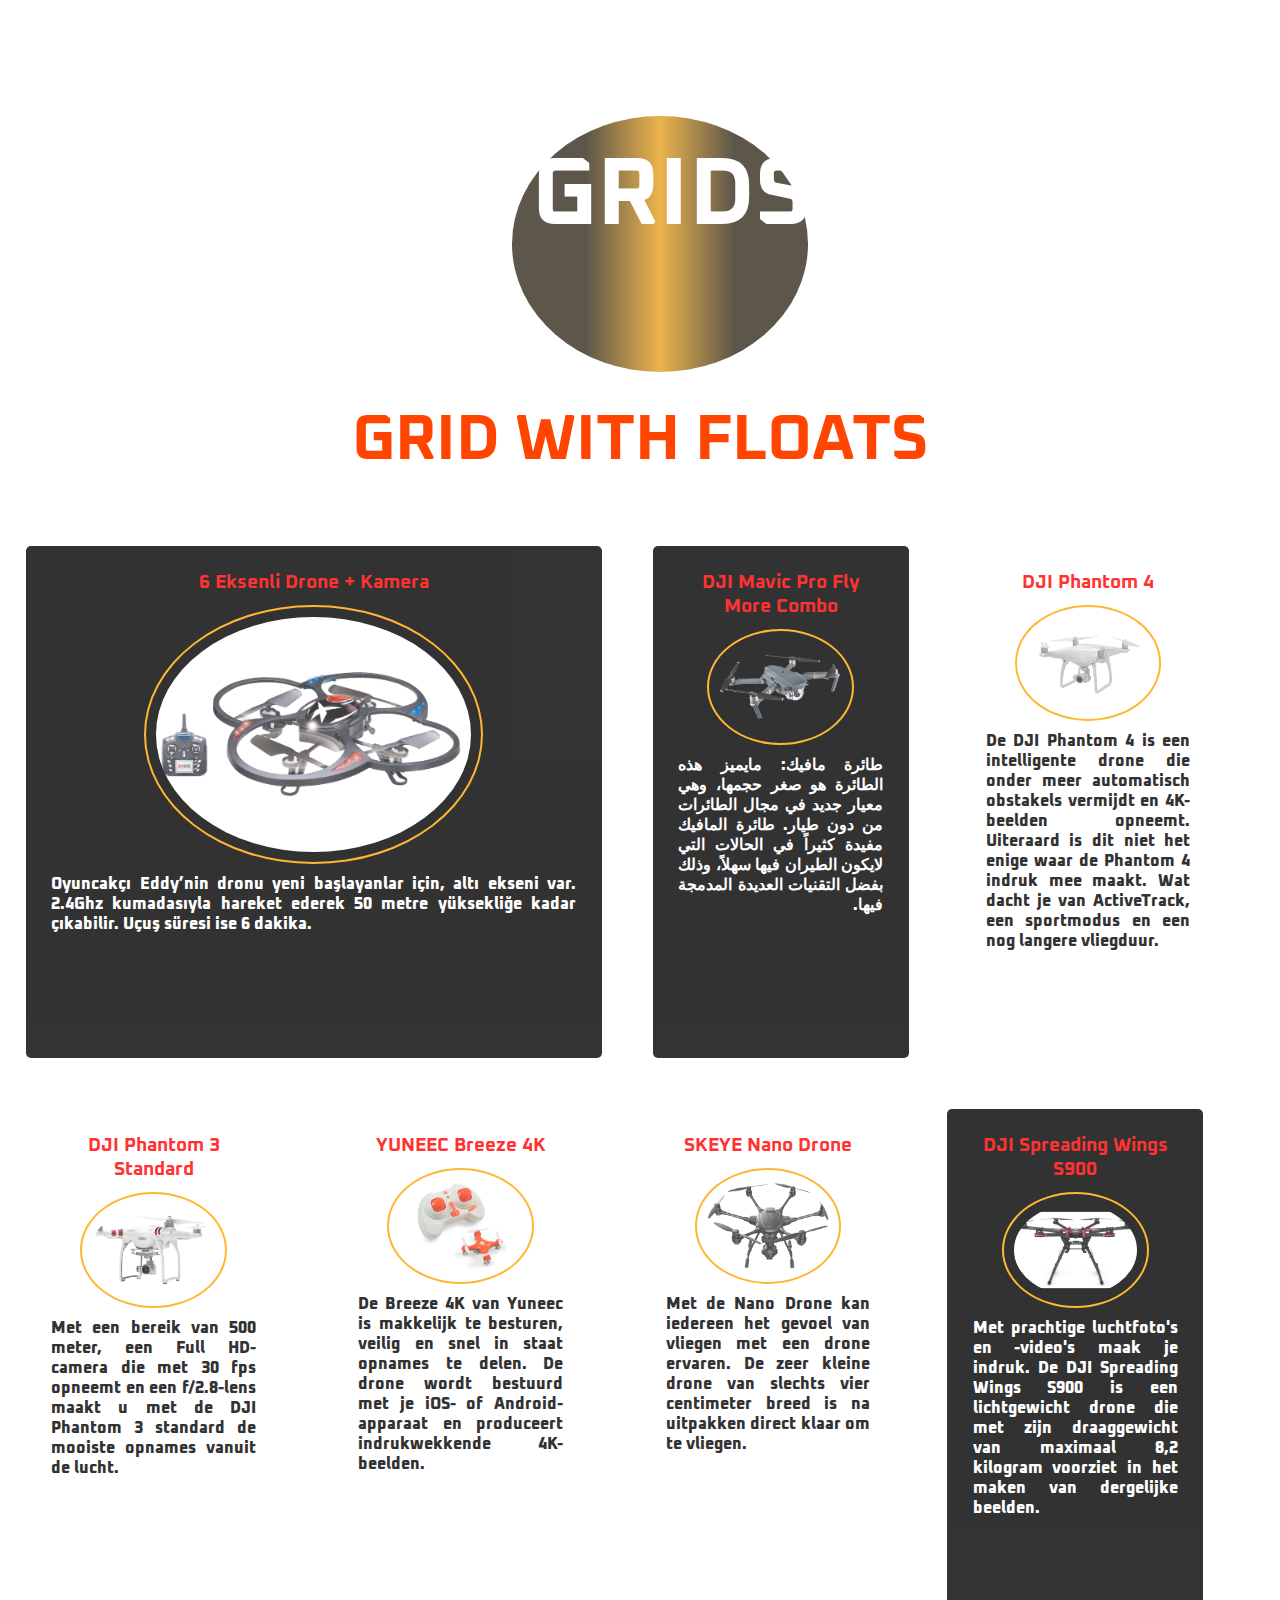
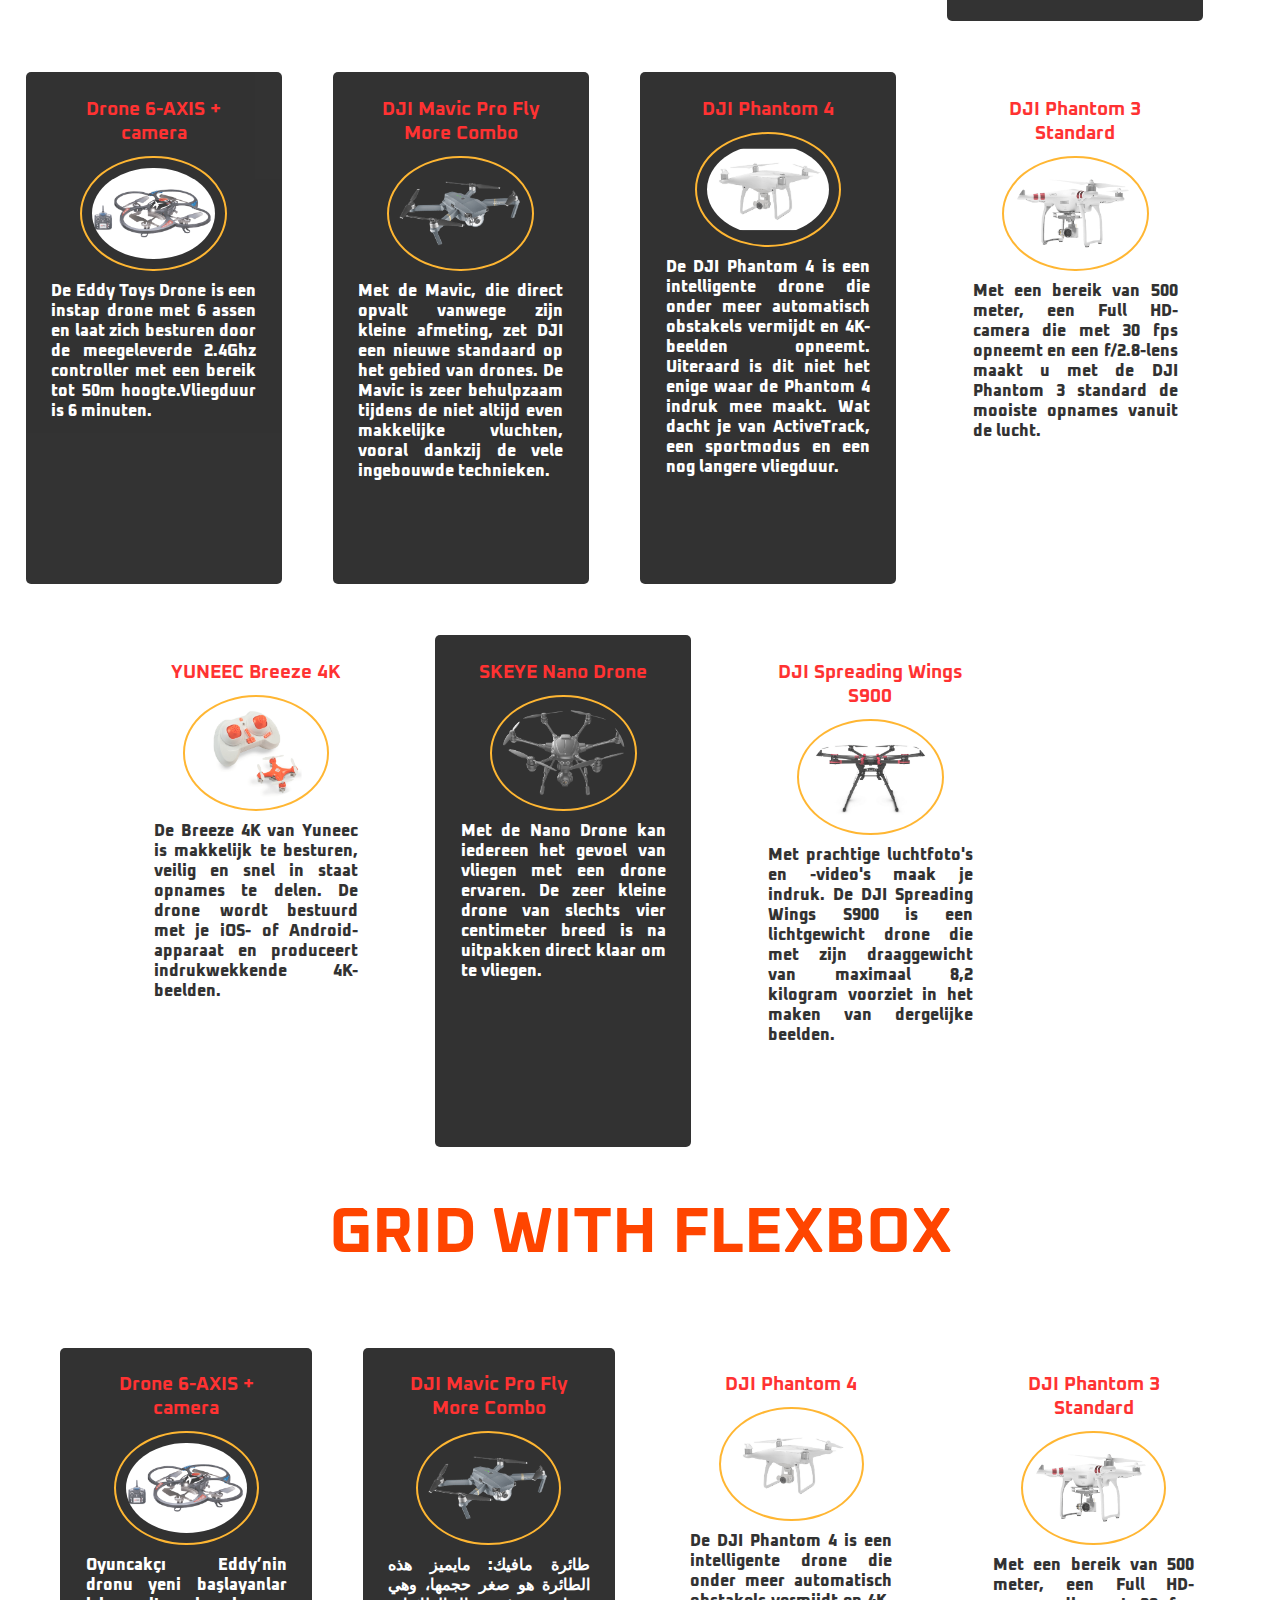
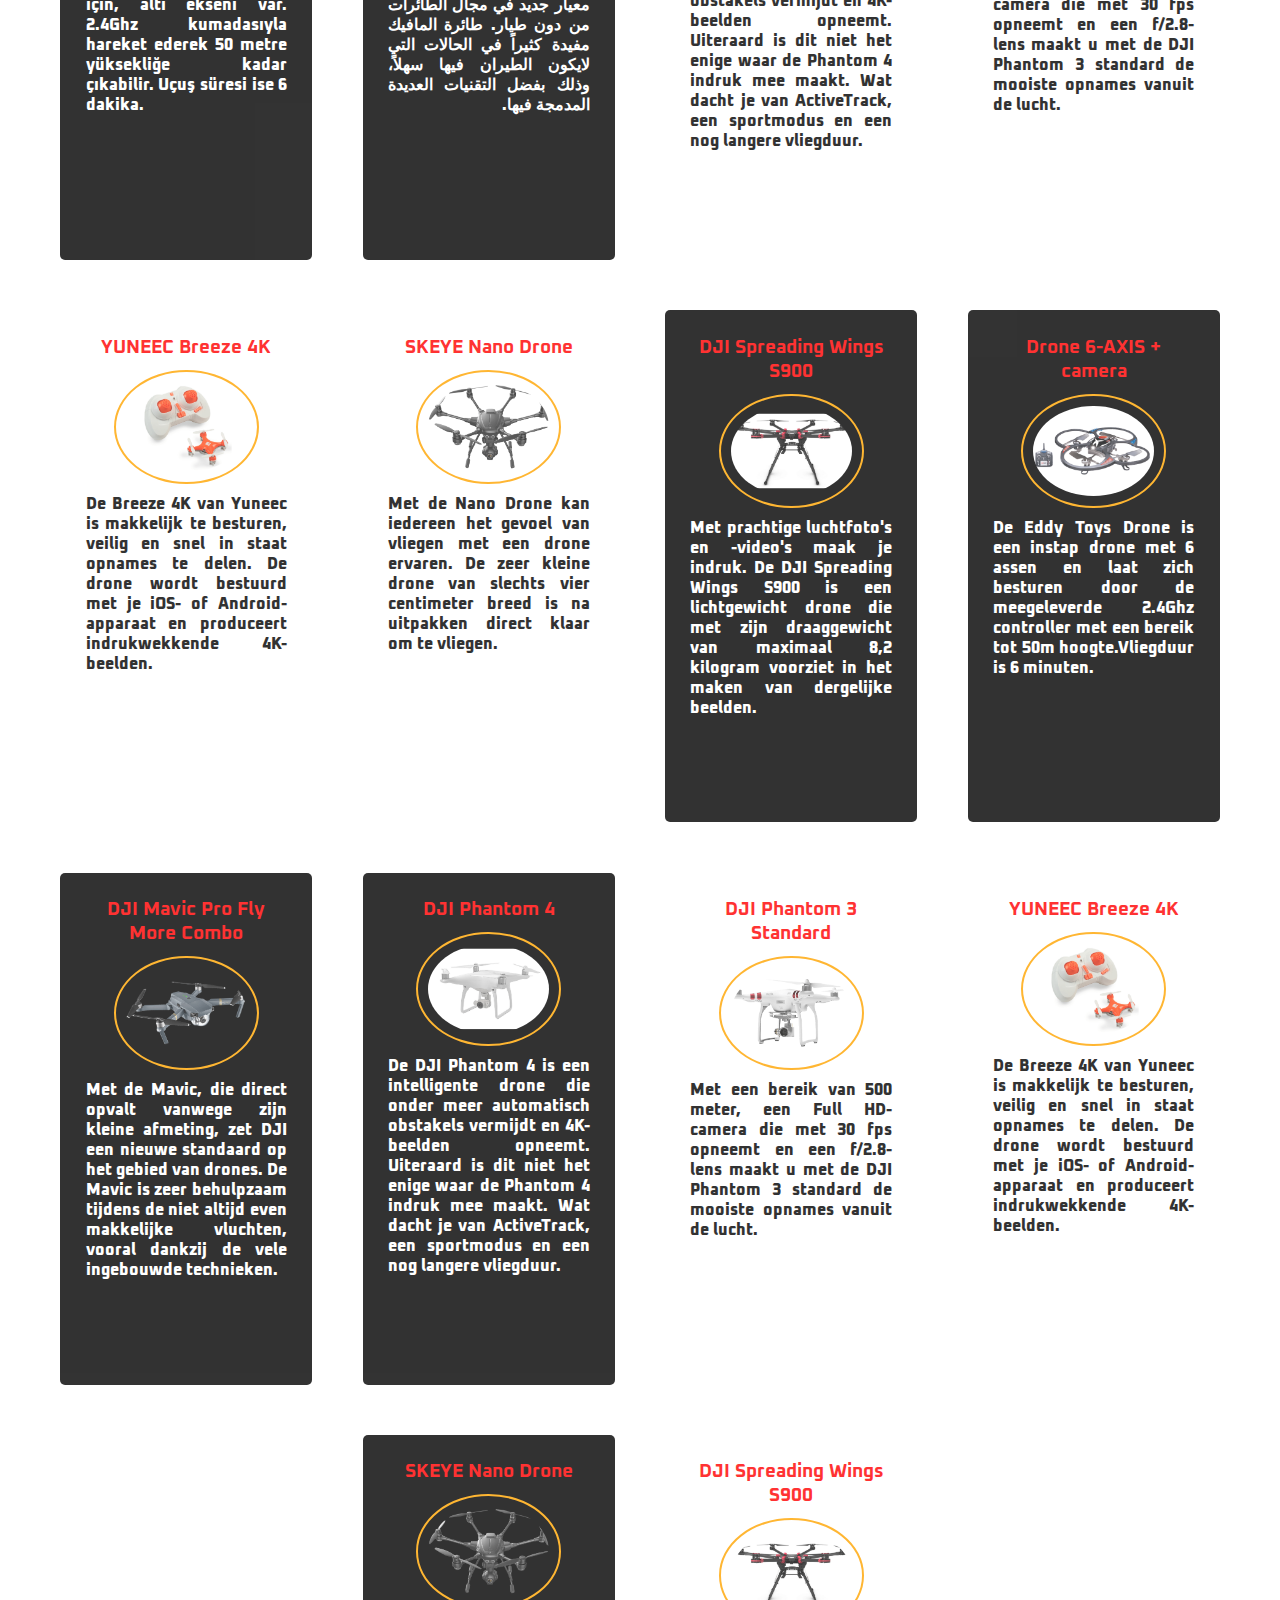
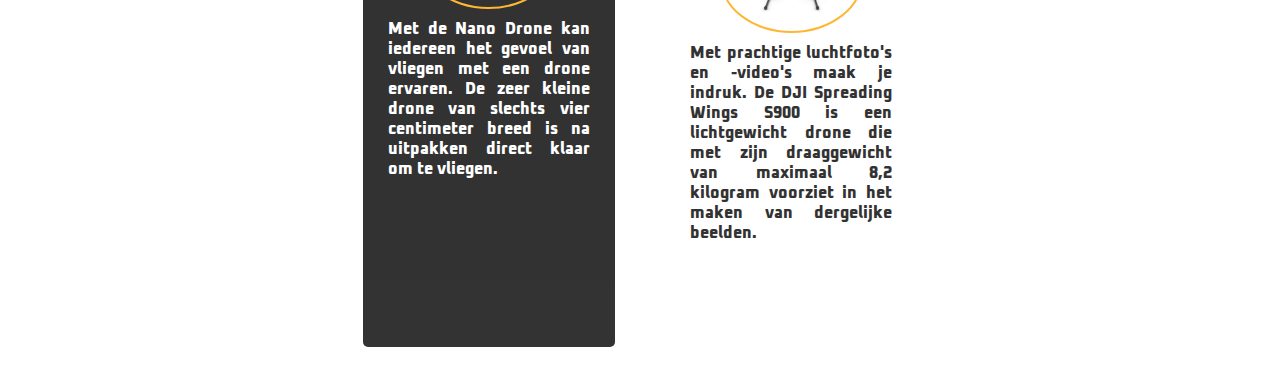
<file: Week2/Drone Web/index.html>
<!doctype html>
<html>
    <head>
        <meta charset="utf-8">
        <meta name="viewport" content="width=device-width, initial-scale=1.0">
        <title>Grids</title>
        <link rel="stylesheet" href="style.css">
    </head>
    <body>
        
        <header>
            <h1>Grids</h1>
        </header>


        <main>
            <section>
                <h2>Grid with floats</h2>
                <ul id="grid-floats">
                    <li class="grid-item">
                        <h3>6 Eksenli Drone + Kamera</h3>
                        <img src="images/drone1.png">
                        <p>Oyuncakçı Eddy’nin dronu yeni başlayanlar için, altı ekseni var. 2.4Ghz kumadasıyla hareket ederek 50 metre yüksekliğe kadar çıkabilir. Uçuş süresi ise 6 dakika.</p>
                    </li>
                    <li class="grid-item">
                        <h3>DJI Mavic Pro Fly More Combo</h3>
                        <img src="images/drone2.png">
                         <p dir="rtl">طائرة مافيك: مايميز هذه الطائرة هو صغر حجمها، وهي معيار جديد في مجال الطائرات من دون طيار. طائرة المافيك مفيدة كثيراً في الحالات التي لايكون الطيران فيها سهلاً، وذلك بفضل التقنيات العديدة المدمجة فيها.</p>
                    </li>
                    <li class="grid-item">
                        <h3>DJI Phantom 4</h3>
                        <img src="images/drone3.png">
                        <p>De DJI Phantom 4 is een intelligente drone die onder meer automatisch obstakels vermijdt en 4K-beelden opneemt. Uiteraard is dit niet het enige waar de Phantom 4 indruk mee maakt. Wat dacht je van ActiveTrack, een sportmodus en een nog langere vliegduur.</p>
                    </li>
                    <li class="grid-item">
                        <h3>DJI Phantom 3 Standard</h3>
                        <img src="images/drone4.png">
                        <p>Met een bereik van 500 meter, een Full HD-camera die met 30 fps opneemt en een f/2.8-lens maakt u met de DJI Phantom 3 standard de mooiste opnames vanuit de lucht.</p>
                    </li>
                    <li class="grid-item">
                        <h3>YUNEEC Breeze 4K</h3>
                        <img src="images/drone5.png">
                        <p>De Breeze 4K van Yuneec is makkelijk te besturen, veilig en snel in staat opnames te delen. De drone wordt bestuurd met je iOS- of Android-apparaat en produceert indrukwekkende 4K-beelden.</p>
                    </li>
                    <li class="grid-item">
                        <h3>SKEYE Nano Drone</h3>
                        <img src="images/drone6.png">
                        <p>Met de Nano Drone kan iedereen het gevoel van vliegen met een drone ervaren. De zeer kleine drone van slechts vier centimeter breed is na uitpakken direct klaar om te vliegen.</p>
                    </li>
                    <li class="grid-item">
                        <h3>DJI Spreading Wings S900</h3>
                        <img src="images/drone7.png">
                        <p>Met prachtige luchtfoto's en -video's maak je indruk. De DJI Spreading Wings S900 is een lichtgewicht drone die met zijn draaggewicht van maximaal 8,2 kilogram voorziet in het maken van dergelijke beelden.</p>
                    </li>
                    <li class="grid-item">
                        <h3>Drone 6-AXIS + camera</h3>
                        <img src="images/drone1.png">
                        <p>De Eddy Toys Drone is een instap drone met 6 assen en laat zich besturen door de meegeleverde 2.4Ghz controller met een bereik tot 50m hoogte.Vliegduur is 6 minuten.</p>
                    </li>
                    <li class="grid-item">
                        <h3>DJI Mavic Pro Fly More Combo</h3>
                        <img src="images/drone2.png">
                        <p>Met de Mavic, die direct opvalt vanwege zijn kleine afmeting, zet DJI een nieuwe standaard op het gebied van drones. De Mavic is zeer behulpzaam tijdens de niet altijd even makkelijke vluchten, vooral dankzij de vele ingebouwde technieken.</p>
                    </li>
                    <li class="grid-item">
                        <h3>DJI Phantom 4</h3>
                        <img src="images/drone3.png">
                        <p>De DJI Phantom 4 is een intelligente drone die onder meer automatisch obstakels vermijdt en 4K-beelden opneemt. Uiteraard is dit niet het enige waar de Phantom 4 indruk mee maakt. Wat dacht je van ActiveTrack, een sportmodus en een nog langere vliegduur.</p>
                    </li>
                    <li class="grid-item">
                        <h3>DJI Phantom 3 Standard</h3>
                        <img src="images/drone4.png">
                        <p>Met een bereik van 500 meter, een Full HD-camera die met 30 fps opneemt en een f/2.8-lens maakt u met de DJI Phantom 3 standard de mooiste opnames vanuit de lucht.</p>
                    </li>
                    <li class="grid-item">
                        <h3>YUNEEC Breeze 4K</h3>
                        <img src="images/drone5.png">
                        <p>De Breeze 4K van Yuneec is makkelijk te besturen, veilig en snel in staat opnames te delen. De drone wordt bestuurd met je iOS- of Android-apparaat en produceert indrukwekkende 4K-beelden.</p>
                    </li>
                    <li class="grid-item">
                        <h3>SKEYE Nano Drone</h3>
                        <img src="images/drone6.png">
                        <p>Met de Nano Drone kan iedereen het gevoel van vliegen met een drone ervaren. De zeer kleine drone van slechts vier centimeter breed is na uitpakken direct klaar om te vliegen.</p>
                    </li>
                    <li class="grid-item">
                        <h3>DJI Spreading Wings S900</h3>
                        <img src="images/drone7.png">
                        <p>Met prachtige luchtfoto's en -video's maak je indruk. De DJI Spreading Wings S900 is een lichtgewicht drone die met zijn draaggewicht van maximaal 8,2 kilogram voorziet in het maken van dergelijke beelden.</p>
                    </li>
                </ul>
                
            </section>
            <section>
                <h2>Grid with flexbox</h2>
                <ul id="grid-flex">
                    <li class="grid-item">
                        <h3>Drone 6-AXIS + camera</h3>
                        <img src="images/drone1.png">
                        <p>Oyuncakçı Eddy’nin dronu yeni başlayanlar için, altı ekseni var. 2.4Ghz kumadasıyla hareket ederek 50 metre yüksekliğe kadar çıkabilir. Uçuş süresi ise 6 dakika.</p>
                    </li>
                    <li class="grid-item">
                        <h3>DJI Mavic Pro Fly More Combo</h3>
                        <img src="images/drone2.png">
                         <p dir="rtl">طائرة مافيك: مايميز هذه الطائرة هو صغر حجمها، وهي معيار جديد في مجال الطائرات من دون طيار. طائرة المافيك مفيدة كثيراً في الحالات التي لايكون الطيران فيها سهلاً، وذلك بفضل التقنيات العديدة المدمجة فيها.</p>
                    </li>
                    <li class="grid-item">
                        <h3>DJI Phantom 4</h3>
                        <img src="images/drone3.png">
                        <p>De DJI Phantom 4 is een intelligente drone die onder meer automatisch obstakels vermijdt en 4K-beelden opneemt. Uiteraard is dit niet het enige waar de Phantom 4 indruk mee maakt. Wat dacht je van ActiveTrack, een sportmodus en een nog langere vliegduur.</p>
                    </li>
                    <li class="grid-item">
                        <h3>DJI Phantom 3 Standard</h3>
                        <img src="images/drone4.png">
                        <p>Met een bereik van 500 meter, een Full HD-camera die met 30 fps opneemt en een f/2.8-lens maakt u met de DJI Phantom 3 standard de mooiste opnames vanuit de lucht.</p>
                    </li>
                    <li class="grid-item">
                        <h3>YUNEEC Breeze 4K</h3>
                        <img src="images/drone5.png">
                        <p>De Breeze 4K van Yuneec is makkelijk te besturen, veilig en snel in staat opnames te delen. De drone wordt bestuurd met je iOS- of Android-apparaat en produceert indrukwekkende 4K-beelden.</p>
                    </li>
                    <li class="grid-item">
                        <h3>SKEYE Nano Drone</h3>
                        <img src="images/drone6.png">
                        <p>Met de Nano Drone kan iedereen het gevoel van vliegen met een drone ervaren. De zeer kleine drone van slechts vier centimeter breed is na uitpakken direct klaar om te vliegen.</p>
                    </li>
                    <li class="grid-item">
                        <h3>DJI Spreading Wings S900</h3>
                        <img src="images/drone7.png">
                        <p>Met prachtige luchtfoto's en -video's maak je indruk. De DJI Spreading Wings S900 is een lichtgewicht drone die met zijn draaggewicht van maximaal 8,2 kilogram voorziet in het maken van dergelijke beelden.</p>
                    </li>
                    <li class="grid-item">
                        <h3>Drone 6-AXIS + camera</h3>
                        <img src="images/drone1.png">
                        <p>De Eddy Toys Drone is een instap drone met 6 assen en laat zich besturen door de meegeleverde 2.4Ghz controller met een bereik tot 50m hoogte.Vliegduur is 6 minuten.</p>
                    </li>
                    <li class="grid-item">
                        <h3>DJI Mavic Pro Fly More Combo</h3>
                        <img src="images/drone2.png">
                        <p>Met de Mavic, die direct opvalt vanwege zijn kleine afmeting, zet DJI een nieuwe standaard op het gebied van drones. De Mavic is zeer behulpzaam tijdens de niet altijd even makkelijke vluchten, vooral dankzij de vele ingebouwde technieken.</p>
                    </li>
                    <li class="grid-item">
                        <h3>DJI Phantom 4</h3>
                        <img src="images/drone3.png">
                        <p>De DJI Phantom 4 is een intelligente drone die onder meer automatisch obstakels vermijdt en 4K-beelden opneemt. Uiteraard is dit niet het enige waar de Phantom 4 indruk mee maakt. Wat dacht je van ActiveTrack, een sportmodus en een nog langere vliegduur.</p>
                    </li>
                    <li class="grid-item">
                        <h3>DJI Phantom 3 Standard</h3>
                        <img src="images/drone4.png">
                        <p>Met een bereik van 500 meter, een Full HD-camera die met 30 fps opneemt en een f/2.8-lens maakt u met de DJI Phantom 3 standard de mooiste opnames vanuit de lucht.</p>
                    </li>
                    <li class="grid-item">
                        <h3>YUNEEC Breeze 4K</h3>
                        <img src="images/drone5.png">
                        <p>De Breeze 4K van Yuneec is makkelijk te besturen, veilig en snel in staat opnames te delen. De drone wordt bestuurd met je iOS- of Android-apparaat en produceert indrukwekkende 4K-beelden.</p>
                    </li>
                    <li class="grid-item">
                        <h3>SKEYE Nano Drone</h3>
                        <img src="images/drone6.png">
                        <p>Met de Nano Drone kan iedereen het gevoel van vliegen met een drone ervaren. De zeer kleine drone van slechts vier centimeter breed is na uitpakken direct klaar om te vliegen.</p>
                    </li>
                    <li class="grid-item">
                        <h3>DJI Spreading Wings S900</h3>
                        <img src="images/drone7.png">
                        <p>Met prachtige luchtfoto's en -video's maak je indruk. De DJI Spreading Wings S900 is een lichtgewicht drone die met zijn draaggewicht van maximaal 8,2 kilogram voorziet in het maken van dergelijke beelden.</p>
                    </li>
                </ul>
            </section>
        </main>
    </body>
</html>
</file>
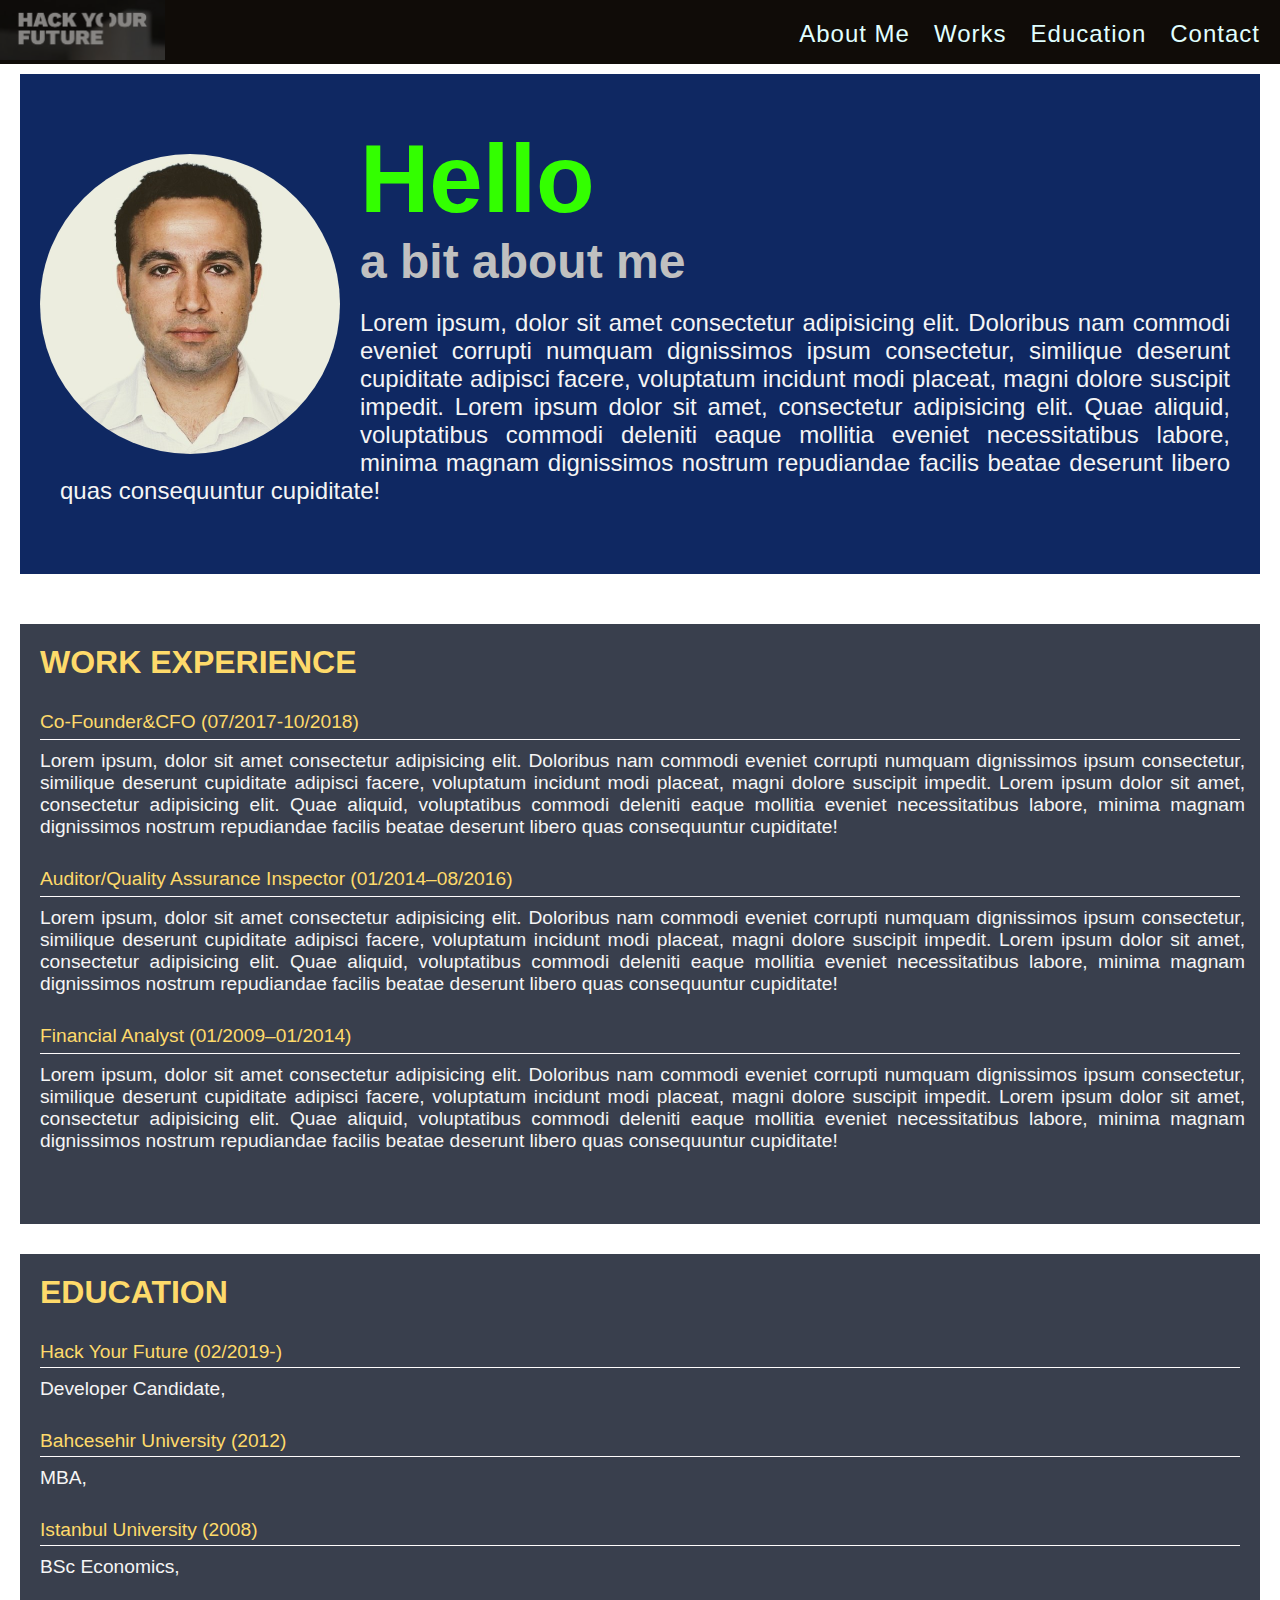
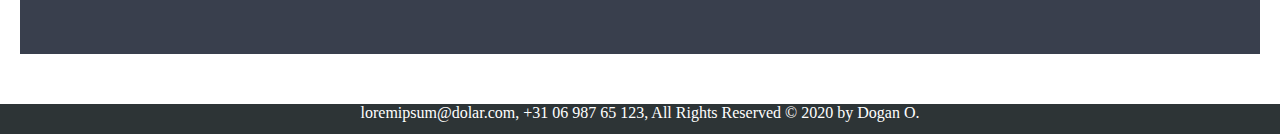
<file: resume.html>
<!DOCTYPE html>

<html lang="en">
<head>
    <meta charset="UTF-8">
    <meta name="viewport" content="width=device-width, initial-scale=1.0">
    <title>My Digital Resume</title>
<link rel="stylesheet" href="resumestyle.css">
<meta name="author" content="Dogan O">

</head>
<body>


<header>

<div class="navbar">

<img src="hyf.jpg" class="logo">

<ul class="menu">

    <li><a href="#">About Me</a></li>
    <li><a href="#wpart">Works</a></li>
    <li><a href="#epart">Education</a></li>

    <li><a href="#p1footer">Contact</a></li>


</ul>



</div>


</header>


<section>

       <div class="aboutme">

        <img id="persimg" src="foto.jpg" alt="personelphoto" >
        
        <h1>Hello</h1>


        <h2>a bit about me</h2>
        
        <p>Lorem ipsum, dolor sit amet consectetur adipisicing elit. Doloribus nam commodi eveniet corrupti numquam dignissimos ipsum consectetur, similique deserunt cupiditate adipisci facere, voluptatum incidunt modi placeat, magni dolore suscipit impedit.
            Lorem ipsum dolor sit amet, consectetur adipisicing elit. Quae aliquid, voluptatibus commodi deleniti eaque mollitia eveniet necessitatibus labore, minima magnam dignissimos nostrum repudiandae facilis beatae deserunt libero quas consequuntur cupiditate!
        </p>
        
        
        </div>



</section>

<!--   
    
    <section>
<div class="Skills">

<table>

<tr>
<td>IFRS</td>
<td>😀😀😀😀😀</td>

</tr>

<tr>
    <td>IAS</td>
    <td>😀😀😀😀😀</td>
    
    </tr>
    <tr>
        <td>IPO</td>
        <td>😀😀😀😀😀</td>
        
        </tr>
        <tr>
            <td>DERIVATIVES</td>
            <td>😀😀😀😀😀</td>
            
            </tr>
            <tr>
                <td>ISAs</td>
                <td>😀😀😀😀😀</td>
                
                </tr>
                                       
</table>

</div>



</section>

-->


<section>

    <div class="works">

   
     
     <h1 id="wpart">WORK EXPERIENCE</h1>

    <ul>

                <li> <h2>Co-Founder&CFO (07/2017-10/2018)</h2></li>
                    
                    <p>Lorem ipsum, dolor sit amet consectetur adipisicing elit. Doloribus nam commodi eveniet corrupti numquam dignissimos ipsum consectetur, similique deserunt cupiditate adipisci facere, voluptatum incidunt modi placeat, magni dolore suscipit impedit.
                        Lorem ipsum dolor sit amet, consectetur adipisicing elit. Quae aliquid, voluptatibus commodi deleniti eaque mollitia eveniet necessitatibus labore, minima magnam dignissimos nostrum repudiandae facilis beatae deserunt libero quas consequuntur cupiditate!
                    </p>


                    <li> <h2>Auditor/Quality Assurance Inspector (01/2014–08/2016)</h2></li>
                    <p>Lorem ipsum, dolor sit amet consectetur adipisicing elit. Doloribus nam commodi eveniet corrupti numquam dignissimos ipsum consectetur, similique deserunt cupiditate adipisci facere, voluptatum incidunt modi placeat, magni dolore suscipit impedit.
                        Lorem ipsum dolor sit amet, consectetur adipisicing elit. Quae aliquid, voluptatibus commodi deleniti eaque mollitia eveniet necessitatibus labore, minima magnam dignissimos nostrum repudiandae facilis beatae deserunt libero quas consequuntur cupiditate!
                    </p>

                    <li> <h2>Financial Analyst (01/2009–01/2014)</h2></li>
                    <p>Lorem ipsum, dolor sit amet consectetur adipisicing elit. Doloribus nam commodi eveniet corrupti numquam dignissimos ipsum consectetur, similique deserunt cupiditate adipisci facere, voluptatum incidunt modi placeat, magni dolore suscipit impedit.
                        Lorem ipsum dolor sit amet, consectetur adipisicing elit. Quae aliquid, voluptatibus commodi deleniti eaque mollitia eveniet necessitatibus labore, minima magnam dignissimos nostrum repudiandae facilis beatae deserunt libero quas consequuntur cupiditate!
                    </p>



    </ul>



     
     
     
     
     </div>



</section>


<section>

    <div class="Education">

     
     
     <h1 id="epart">EDUCATION</h1>


     <ul>

        <li> <h2>Hack Your Future (02/2019-)</h2></li>
            
            <p>Developer Candidate,</p>


            <li> <h2>Bahcesehir University (2012)</h2></li>
            
            <p>MBA,</p>


            <li> <h2>Istanbul University (2008)</h2></li>
        <p>BSc Economics,</p>


</ul>

     
     
     </div>



</section>





<footer>

<div class="contact">
    
   
      
        <p id="p1footer"> loremipsum@dolar.com, +31 06 987 65 123, All Rights Reserved &copy 2020 by Dogan O.
            </p>
           
        
        
       
        
        
        
        
        
             </div>
      






</div>


</footer>






</body>
</html>
</file>
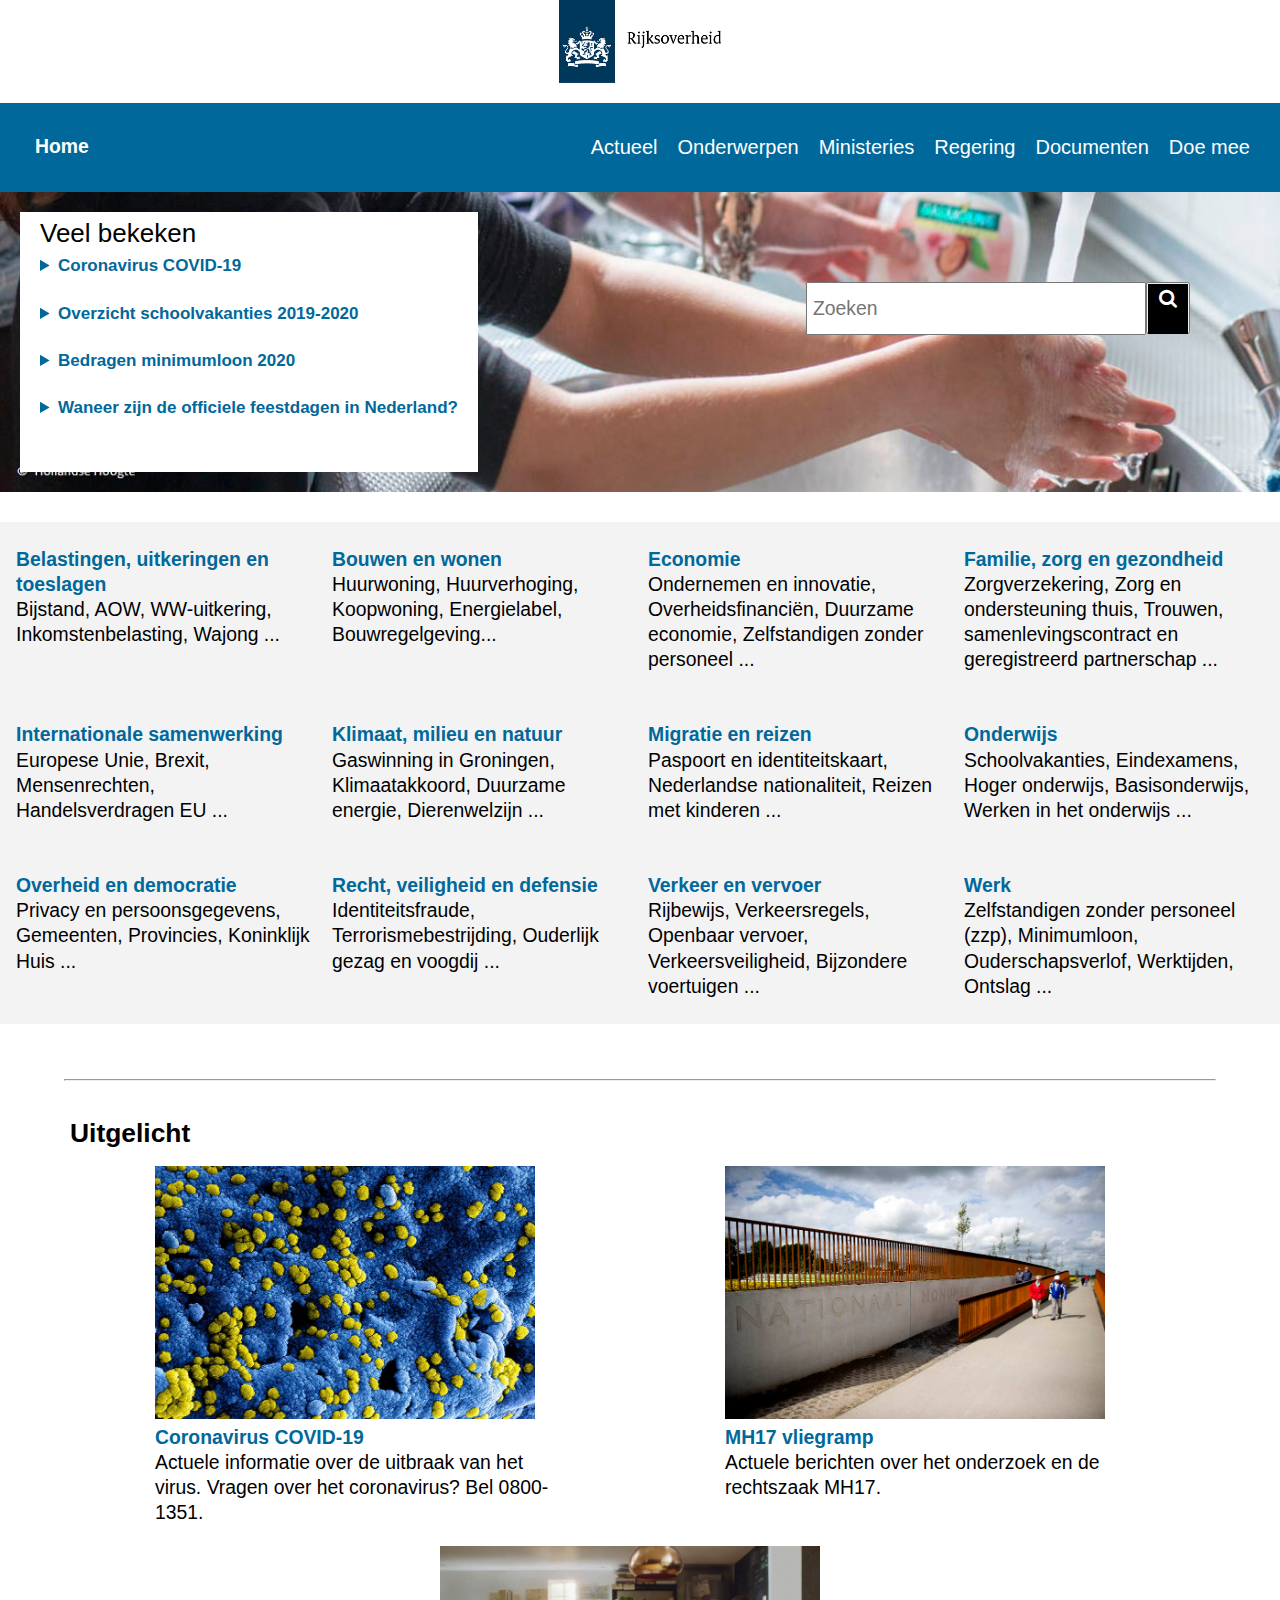
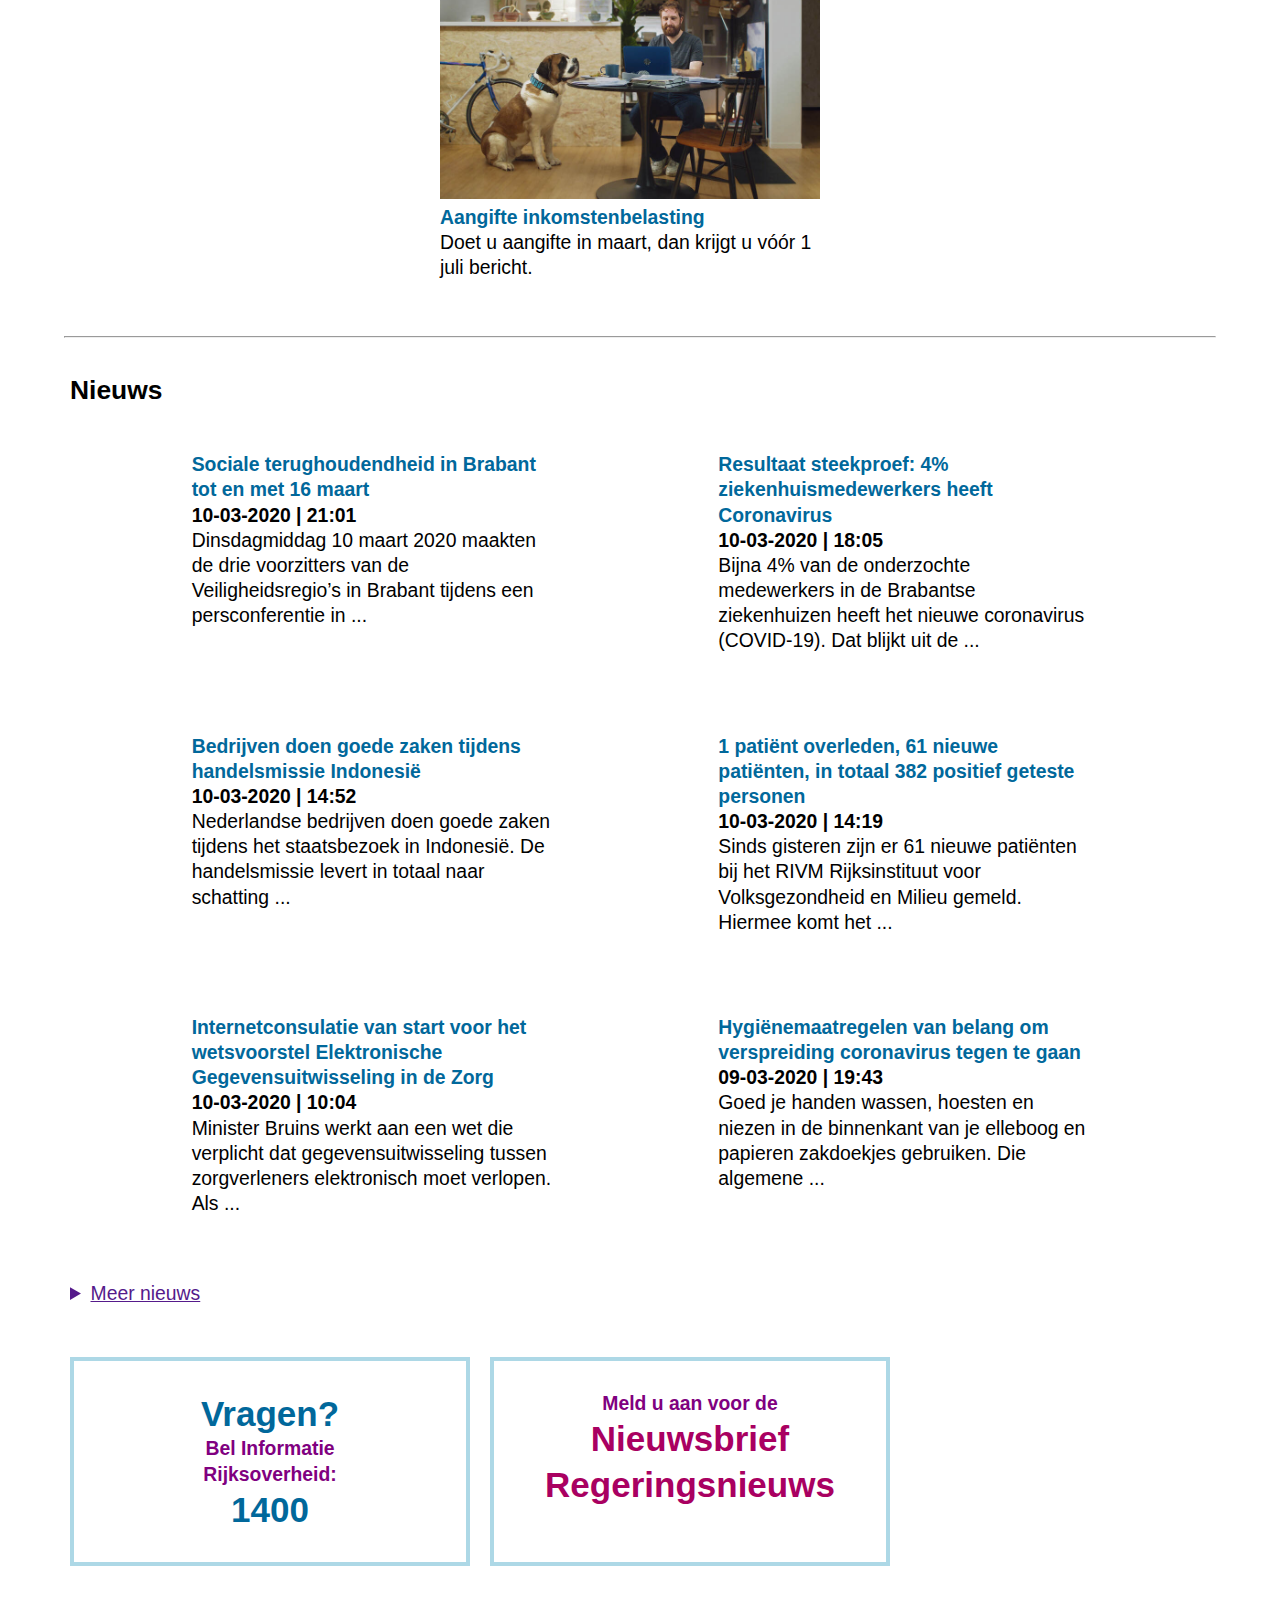
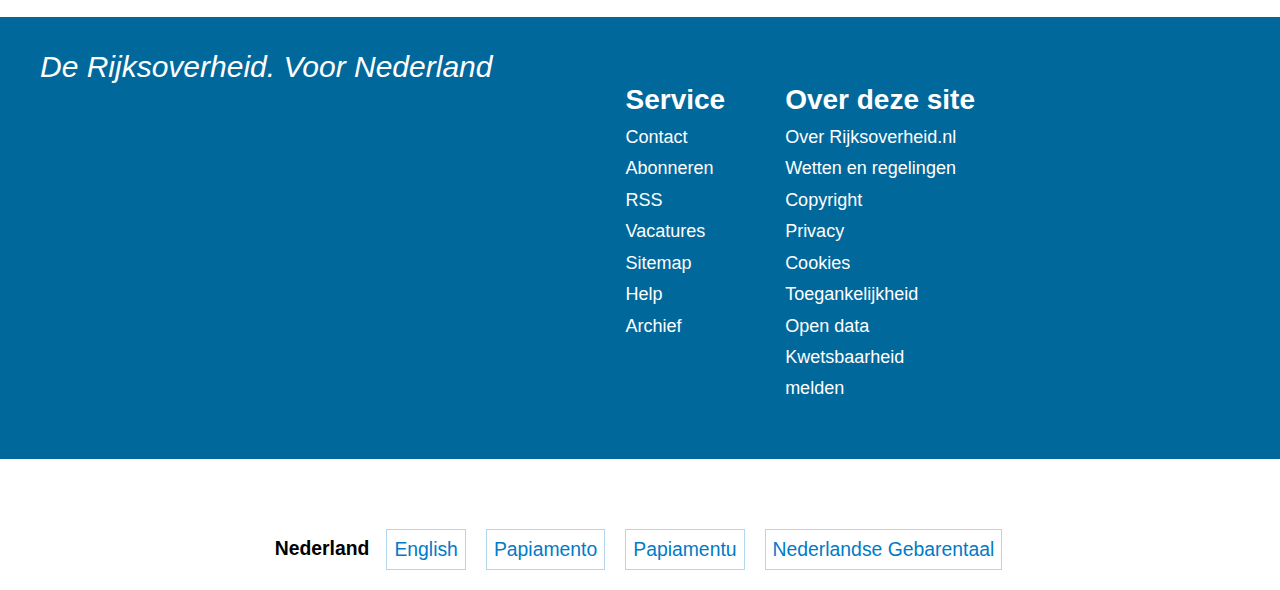
<file: Week3/clonepage.html>
<!DOCTYPE html>
<html lang="en">

<head>
    <meta charset="UTF-8">
    <meta name="viewport" content="width=device-width, initial-scale=1.0">
    <title>Informatie van de Rijksoverheid | Rijksoverheid.nl</title>
    <link rel="icon" href="images/favicon.JPG" type="image/gif" sizes="90x90">
    <link rel="stylesheet" href="https://cdnjs.cloudflare.com/ajax/libs/font-awesome/4.7.0/css/font-awesome.min.css">
    <link rel="stylesheet" href="clonestyle.css">
</head>

<body>
    <header>
        <div class="Logo"> <img src="images/logo.png" alt="Rijksvorheid logo"> </div>
    </header>

    <nav class="Links">

        <h1>Home</h1>

        <div class="links-items">
            <ul>
                <li>Actueel</li>
                <li>Onderwerpen</li>
                <li>Ministeries</li>
                <li>Regering</li>
                <li>Documenten</li>
                <li>Doe mee</li>
            </ul>
        </div>

    </nav>

    <section class="part1">

        <div class="searchBar"><input type="text" placeholder="Zoeken" name="zoeken">
            <button type="submit"><i class="fa fa-search"></i></button></div>

        <div class="veelBekeken">
            <h2>Veel bekeken</h2>

            <details>
                <summary>Coronavirus COVID-19</summary>
                <p> Lorem Ipsum Lorem Ipsum Lorem Ipsum Lorem Ipsum Lorem Ipsum</p>
            </details> <br>

            <details>
                <summary>Overzicht schoolvakanties 2019-2020</summary>
                <p> Lorem Ipsum Lorem Ipsum Lorem Ipsum Lorem Ipsum Lorem Ipsum</p>
            </details><br>

            <details>
                <summary>Bedragen minimumloon 2020</summary>
                <p> Lorem Ipsum Lorem Ipsum Lorem Ipsum Lorem Ipsum Lorem Ipsum</p>
            </details><br>

            <details>
                <summary>Waneer zijn de officiele feestdagen
                    in Nederland?</summary>
                <p> Lorem Ipsum Lorem Ipsum Lorem Ipsum Lorem Ipsum Lorem Ipsum</p>
            </details><br>

        </div>

    </section>


    <!--------------------------information-------------------------->
    <section class="part2">

        <article>
            <h3>Belastingen, uitkeringen en toeslagen</h3>
            <p>Bijstand, AOW, WW-uitkering, Inkomstenbelasting, Wajong ...</p>

        </article>

        <article>
            <h3>Bouwen en wonen</h3>
            <p>Huurwoning, Huurverhoging, Koopwoning, Energielabel, Bouwregelgeving...</p>
        </article>
        <article>
            <h3>Economie</h3>
            <p>Ondernemen en innovatie, Overheidsfinanciën, Duurzame economie, Zelfstandigen zonder personeel ...</p>
        </article>
        <article>
            <h3>Familie, zorg en gezondheid</h3>
            <p>Zorgverzekering, Zorg en ondersteuning thuis, Trouwen, samenlevingscontract en geregistreerd partnerschap
                ...</p>
        </article>
        <article>
            <h3>Internationale samenwerking</h3>
            <p>Europese Unie, Brexit, Mensenrechten, Handelsverdragen EU ...</p>
        </article>
        <article>
            <h3>Klimaat, milieu en natuur</h3>
            <p>Gaswinning in Groningen, Klimaatakkoord, Duurzame energie, Dierenwelzijn ...</p>
        </article>
        <article>
            <h3>Migratie en reizen</h3>
            <p>Paspoort en identiteitskaart, Nederlandse nationaliteit, Reizen met kinderen ...</p>
        </article>
        <article>
            <h3>Onderwijs</h3>
            <p>Schoolvakanties, Eindexamens, Hoger onderwijs, Basisonderwijs, Werken in het onderwijs ...</p>
        </article>
        <article>
            <h3>Overheid en democratie</h3>
            <p>Privacy en persoonsgegevens, Gemeenten, Provincies, Koninklijk Huis ...</p>
        </article>

        <article>
            <h3>Recht, veiligheid en defensie</h3>
            <p>Identiteitsfraude, Terrorismebestrijding, Ouderlijk gezag en voogdij ...</p>
        </article>

        <article>
            <h3>Verkeer en vervoer</h3>
            <p>Rijbewijs, Verkeersregels, Openbaar vervoer, Verkeersveiligheid, Bijzondere voertuigen ...</p>
        </article>

        <article>
            <h3>Werk</h3>
            <p>Zelfstandigen zonder personeel (zzp), Minimumloon, Ouderschapsverlof, Werktijden, Ontslag ...</p>
        </article>

    </section><br>

    <hr><br>


    <!--Uitgelicht Part-->
    <section class="uitgelicht">
        <h1>Uitgelicht</h1>
        <div class="uitgelicht-items">
            <article>
                <img src="images/coronavirus.jpg" alt="virus image">
                <h3>Coronavirus COVID-19</h3>
                <p>Actuele informatie over de uitbraak van het virus. Vragen over het coronavirus? Bel 0800-1351.</p>
            </article>
            <article>
                <img src="images/neerhalen-mh17.jpg" alt="neerhalen img">
                <h3>MH17 vliegramp</h3>
                <p>Actuele berichten over het onderzoek en de rechtszaak MH17.</p>
            </article>
            <article>
                <img src="images/belastingaangifte-2019.jpg" alt="belasting img">
                <h3>Aangifte inkomstenbelasting</h3>
                <p>Doet u aangifte in maart, dan krijgt u vóór 1 juli bericht.</p>
            </article>
        </div>
    </section><br>
    <hr><br>


    <!-- ----------------------- nieuws ----------------------- -->
    <section class="nieuws">

        <h1>Nieuws</h1>
        <div class="nieuws-items">
            <article>
                <h3>Sociale terughoudendheid in Brabant tot en met 16 maart</h3>
                <h4>10-03-2020 | 21:01</h4>
                <p>Dinsdagmiddag 10 maart 2020 maakten de drie voorzitters van de Veiligheidsregio’s in Brabant tijdens
                    een persconferentie in ...</p>
            </article>
            <article>
                <h3>Resultaat steekproef: 4% ziekenhuismedewerkers heeft Coronavirus</h3>
                <h4>10-03-2020 | 18:05</h4>
                <p>Bijna 4% van de onderzochte medewerkers in de Brabantse ziekenhuizen heeft het nieuwe coronavirus
                    (COVID-19). Dat blijkt uit de ...</p>
            </article>
            <article>
                <h3>Bedrijven doen goede zaken tijdens handelsmissie Indonesië</h3>
                <h4>10-03-2020 | 14:52</h4>
                <p>Nederlandse bedrijven doen goede zaken tijdens het staatsbezoek in Indonesië. De handelsmissie levert
                    in totaal naar schatting ...</p>
            </article>
            <article>
                <h3>1 patiënt overleden, 61 nieuwe patiënten, in totaal 382 positief geteste personen</h3>
                <h4>10-03-2020 | 14:19</h4>
                <p>Sinds gisteren zijn er 61 nieuwe patiënten bij het RIVM Rijksinstituut voor Volksgezondheid en Milieu
                    gemeld. Hiermee komt het ...</p>
            </article>
            <article>
                <h3>Internetconsulatie van start voor het wetsvoorstel Elektronische Gegevensuitwisseling in de Zorg
                </h3>
                <h4>10-03-2020 | 10:04</h4>
                <p>Minister Bruins werkt aan een wet die verplicht dat gegevensuitwisseling tussen zorgverleners
                    elektronisch moet verlopen. Als ...</p>
            </article>
            <article>
                <h3>Hygiënemaatregelen van belang om verspreiding coronavirus tegen te gaan</h3>
                <h4>09-03-2020 | 19:43</h4>
                <p>Goed je handen wassen, hoesten en niezen in de binnenkant van je elleboog en papieren zakdoekjes
                    gebruiken. Die algemene ...</p>
            </article>

        </div> <br>
    </section>

    <!--more news sectiom-->

    <section class="moreNews">

        <div class="meerNews1">
            <a href="">
                <details>
                    <summary>Meer nieuws</summary>
                    <p> Lorem Ipsum Lorem Ipsum Lorem Ipsum Lorem Ipsum Lorem Ipsum</p>
                </details>
            </a>
        </div>
        <br> <br>

        <div class="meerNews">
            <article class="box1">
                <p>Vragen?</p>
                <p>Bel Informatie</p>
                <p>Rijksoverheid:</p>
                <p>1400</p>
            </article>
            <article class="box2">
                <p>Meld u aan voor de</p>
                <p>Nieuwsbrief</p>
                <p>Regeringsnieuws</p>
            </article>
        </div>
    </section>

    <br><br>

    <!------------------footer-------------------->

    <footer>
        <h2>De Rijksoverheid. Voor Nederland</h2>
        <section class="links-footer">
            <div class="links1">
                <ul>
                    <li>Service</li>
                    <li>Contact</li>
                    <li>Abonneren</li>
                    <li>RSS</li>
                    <li>Vacatures</li>
                    <li>Sitemap</li>
                    <li>Help</li>
                    <li>Archief</li>
                </ul>
            </div>
            <div class="links2">
                <ul>
                    <li>Over deze site</li>
                    <li>Over Rijksoverheid.nl</li>
                    <li>Wetten en regelingen</li>
                    <li>Copyright</li>
                    <li>Privacy</li>
                    <li>Cookies</li>
                    <li>Toegankelijkheid</li>
                    <li>Open data</li>
                    <li>Kwetsbaarheid</li>
                    <li>melden</li>
                </ul>
            </div>
        </section>
    </footer><br><br>


    <div class="copy-right">
        <h2>Nederland</h2>
        <p>English</p>
        <p>Papiamento</p>
        <p>Papiamentu</p>
        <p>Nederlandse Gebarentaal</p>
    </div><br>



</body>

</html>
</file>
<file: Week2/Drone Web/style.css>
@import url('https://fonts.googleapis.com/css?family=Oxanium&display=swap');



* {
  margin: 0;
  padding: 0;
}


body {
    /*background-color: #2C3539;*/

    background-image:url("https://www.creitive.com/upload/images/1491379767.6aYCpp0wT39cTZq1.png");
    
    font-family: 'Oxanium', cursive;
  /*font-family: 'Gill Sans', 'Gill Sans MT', Calibri, 'Trebuchet MS', sans-serif;*/

}
  
header {
 
  height: 40vh;
  background-size: cover;
  display: flex;
  align-items: center;
  border: rgb(190, 33, 5);

}
header h1 {
  padding: 20px;
   font-size: 6em;
  margin-left: 40%;
  margin-top: 10%;
  text-transform: uppercase;
  opacity: 70%;
  border-radius: 50%;
}

header h1 {
  background-color: orange;
  background-image: linear-gradient(to right,
      rgba(0, 0, 0, .9) 25%,
      rgba(0, 0, 0, .1) 50%,
      rgba(0, 0, 0, .9) 75%);
  color: white;
  height: 60%;
  width: 20%;

  -webkit-animation: 6s linear 0s infinite alternate move_eye;
          animation: 6s linear 0s infinite alternate move_eye;
}

@-webkit-keyframes move_eye { from { margin-left: -20%; } to { margin-left: 100%; }  }
        @keyframes move_eye { from { margin-left: -20%; } to { margin-left: 100%; }  }


        



header h1:hover {
  color: wheat;
  transition: 0.7s;
  cursor: cell;

}
img {
  width: 60%;
  display: block;
  margin: 10px auto 0 auto;
  padding: 10px;
  border: 2px solid orange;
  border-radius: 50%;
}


img {
  animation-duration: 4s;
  animation-name: slidein;
  animation-iteration-count: 2;
}

@keyframes slidein {
  from {
    margin-left: 100%;
    width: 200%; 
  }

  to {
    margin-left: 0%;
    width: 100%;
  }
}

h2 {
  text-align: center;
  text-transform: uppercase;
  padding: 20px;
  margin: 20px 0;
  font-size: 4em;
  color: orangered;
  
}
h2:hover {
  color: whitesmoke;
  transition: 0.7s;
  cursor: cell;
}


h3 {
  text-align: center;  
color: rgb(255, 0, 0);

}
p {
  font-size: 1em;
  text-align: justify;
  padding-top: 10px;
  font-weight: 800;


}




.grid-item:hover {
  box-shadow: 4px 4px 4px 4px orange;
  border-radius: .2rem;
  transform: scale(1.1);
  /*transform: translateY(-3px);*/
  cursor: cell;
}




#grid-floats li {
  margin: 2%;
  width: 20%;
  padding: 2%;
  box-sizing: border-box;
  float: left;
  list-style: none;
  height: 32em;
  background: black;
  color:#f3f3f3;
  opacity: 80%;
  transition: all 0.7s ease-in;

}


#grid-floats li:first-child
{
  width: 45%;
  background:black;
 color: white;
 border: 2px;
 border-radius: 5px;

}
#grid-floats .grid-item:nth-child(2){
  background:black;
  border: 2px;
 color: white;
 border-radius: 5px;
}



#grid-floats li:nth-last-child(3) {
  margin-left: 10%;
  background: #f3f3f3;
 color: black;
}



#grid-floats .grid-item:nth-child(3),
#grid-floats .grid-item:nth-child(11){ background: white;
  color:black;
  border:2px;
  border-radius: 5px;


}


#grid-floats .grid-item:nth-child(7),
#grid-floats .grid-item:nth-child(8),
#grid-floats .grid-item:nth-child(9),
#grid-floats .grid-item:nth-child(10),
#grid-floats .grid-item:nth-child(13)
{
  background:black;
  color: white;
  border:2px;
  border-radius: 5px;
}





#grid-floats .grid-item:nth-child(4),
#grid-floats .grid-item:nth-child(5),
#grid-floats .grid-item:nth-child(6),
#grid-floats .grid-item:nth-child(12),
#grid-floats .grid-item:nth-child(14)

{
  background: white;
  color:black;
  border: 2px;
  border-radius: 5px;

}

  
/* GRIDS WITH FLEX*/




section {
  clear: both;
}
#grid-flex {
  display: flex;
  flex-wrap: wrap;
  justify-content: center;
  padding: 10px;
}

#grid-flex li {
  width: 20%;
  margin: 2%;
  padding: 2%;
  box-sizing: border-box;
  list-style: none;
  height: 32em;
    color: black;
  opacity: 80%;
  transition: all 0.7s ease-in;
}



#grid-flex .grid-item:nth-child(1),
#grid-flex .grid-item:nth-child(2)
{
  background:black;
  border: 2px;
 color: white;
 border-radius: 5px;
}



#grid-flex .grid-item:nth-child(3),
#grid-flex .grid-item:nth-child(11){ background: white;
  color:black;
  border:2px;
  border-radius: 5px;


}


#grid-flex .grid-item:nth-child(7),
#grid-flex .grid-item:nth-child(8),
#grid-flex .grid-item:nth-child(9),
#grid-flex .grid-item:nth-child(10),
#grid-flex .grid-item:nth-child(13)
{
  background:black;
  color: white;
  border:2px;
  border-radius: 5px;
}





#grid-flex .grid-item:nth-child(4),
#grid-flex .grid-item:nth-child(5),
#grid-flex .grid-item:nth-child(6),
#grid-flex .grid-item:nth-child(12),
#grid-flex .grid-item:nth-child(14)

{
  background: white;
  color:black;
  border: 2px;
  border-radius: 5px;

}





@media screen and (max-width: 600px) {
  header h1 {
    font-size: 4em;
   margin-left: 90px;
  }
  header h1:hover {
    font-size: 4em;
  }
  h2 {
    font-size: 2em;
  }
  h2:hover {
    font-size: 2em;
  }
  p {
    font-size: 15px;
  }
  #grid-floats li {
    width: 40%;
  }
  #grid-floats li:nth-last-child(3) {
    margin-left: 3%;
  }
  #grid-floats li:first-child,
  #grid-floats li:last-child {
    width: 90%;
  }
  #grid-flex li {
    width: 40%;
  }
  #grid-flex li:first-child,
  #grid-flex li:last-child {
    width: 85%;
  }
}
@media screen and (min-width: 601px) and (max-width: 1024px) {
  #grid-floats li {
    width: 30%;
  }
  header h1 {
    font-size: 4em;
   margin-left: 200px;
  }
  #grid-floats li:nth-last-child(3) {
     margin-left: 2%;
   }
   #grid-floats li:nth-child(1),
   #grid-floats li:nth-child(2) 
      #grid-flex li:nth-child(1),
   #grid-flex li:nth-child(2) {
     width: 45%;
   }
   #grid-floats li:nth-child(2) img,
  #grid-flex li:nth-child(2) img {
    margin-bottom: 0;
  }
   #grid-flex li {
     width: 29%;
   }

  
   #grid-flex li:nth-child(1),
   #grid-flex li:nth-child(2) {
     width: 40%;
   }

  }
</file>
<file: resumestyle.css>
* {margin: 0px;
    padding: 0px;
    
}

html, body {height: 100%;
    

}


/*html, body {
    scroll-behavior: smooth;
}*/


header{background-color:#100c08 ;

background-position: center;
/*
position: fixed;
width: 100%;
z-index: 999;
opacity: 70%;
*/

}

.logo {opacity: 0.5;
height: 60px;
}

.navbar {height: auto;
    

}
.menu {float: right;
list-style: none;
margin: 10px;
text-align: end;
}

.menu li{display: inline-block;
margin: 10px 5px;


}

.menu li a{text-decoration: none;
color: lightcyan;
padding: 5px 5px;
letter-spacing: 1px;
font-family: 'Gill Sans', 'Gill Sans MT', Calibri, 'Trebuchet MS', sans-serif;
font-size: 150%;

}


.menu li a:hover{background-color: rgb(51, 255, 0);
    
    
    transition: .9s;
/*border-radius: 40%;*/

}







.aboutme{
    margin-top: 10px;
    /*background-color: #12343b;*/
    background-color: #0f2862;
    height: 500px;
    margin-right: 20px;
margin-left: 20px;
font-family: 'Gill Sans', 'Gill Sans MT', Calibri, 'Trebuchet MS', sans-serif;
}





#persimg {
    border-radius: 50%;
  float:left;
  /*filter: grayscale(70%);*/
margin-right: 20px;
    width: 300px;
    height: auto;
    margin-left: 20px;
    margin-top: 80px;
  display:block;
  
}

.aboutme h1{font-size: 6em;
text-decoration: none;
color: rgb(51, 255, 0);

text-align: left;
margin-left: 40px;
padding-top: 50px;

}

.aboutme h2 {font-size: 3em;
text-align: left;
margin-left: 40px;
color: silver;
}

.aboutme p{text-align: justify;

padding-right: 30px;
margin-left: 40px;
margin-top: 20px;
font-size: 1.5em;
color: whitesmoke;

}



.works{
    /*background-color:#2d545e;*/
    background-color:#393f4d;
    height:600px;
   
    font-family: 'Gill Sans', 'Gill Sans MT', Calibri, 'Trebuchet MS', sans-serif;

margin-right: 20px;
margin-left: 20px;
text-align: justify;

}

.works h1{ text-align: left;
margin-left: 20px;
padding-top: 20px;
margin-bottom: 20px;
color: #feda6a;
font-size: 2em;

}
.works h2{
    color:#feda6a;
    font-weight: lighter;
    font-size: 1.2em;
}


.works ul li{

    margin-top: 30px; 

padding-bottom: 6px;
border-bottom: solid 1px rgb(255, 252, 252);
margin-right: 15px;

}

.works ul{list-style: none;
    padding-left: 20px;
margin-right: 5px;

}

.works ul p{padding-right: 10px;
    padding-top: 10px;
font-size: 1.2em;
color: whitesmoke;
}

.Education{
    background-color:#393f4d;
    height: 400px;
margin-top: 30px;
margin-right: 20px;
margin-left: 20px;
font-family: 'Gill Sans', 'Gill Sans MT', Calibri, 'Trebuchet MS', sans-serif;


}



.Education h1{text-align: left;
    margin-left: 20px;
    padding-top: 20px;
    margin-bottom: 20px;
    color: #feda6a;
    font-size: 2em;
 

}

.Education h2{
    color:#feda6a;
    font-weight: lighter;
    font-size: 1.2em;
}




.Education ul li{

    margin-top: 30px; 

padding-bottom: 4px;
border-bottom: solid 1px rgb(255, 252, 252);
margin-right: 15px;

}

.Education ul{list-style: none;
    padding-left: 20px;
margin-right: 5px;

}

.Education ul p{padding-right: 10px;
    padding-top: 10px;
font-size: 1.2em;
color: whitesmoke;
}

.works{margin-top: 50px;

}



/*
.contact{background-color:#2d3436;; 
    height: 40px;
margin-top: 30px;
color: black;
text-align: center;

}
*/
.contact{
    margin-top:10px;
    color:white;
          width:100%;
    height:30px;
       background-color: #2d3436;
        text-align: center;
      margin-left:0px;
 
  }
  
  #p1footer{ margin-top:50px;
    text-align:center;
  margin-bottom: 0px;
  }
</file>
<file: Week3/clonestyle.css>
* {
  margin: 0;
  padding: 0;
  font-family: "RO Sans", Calibri, sans-serif;
  font-size: 1.1rem;
  box-sizing: border-box;
  line-height: 1.3em;
}
.Logo img {
  display: block;
  margin-left: auto;
  margin-right: auto;
  width: 15%;
  padding: 0px 15px;
}
.Links {
  display: flex;
  color: white;
  justify-content: space-between;
  background-color: #01689b;
  min-height: 80px;
  margin-top: 20px;
}

.Links h1 {
  margin: auto 25px;
  padding: 10px;
}

.links-items ul {
  margin-right: 20px;
  display: flex;
  justify-content: space-evenly;
}

.links-items ul li {
  font-size: 20px;
  margin: 26.5px 5px;
  padding: 5px;
  list-style: none;
  text-align: center;
}

.links-items ul li:hover,
.Links h1:hover {
  cursor: pointer;
  text-decoration: underline;
}

.searchBar {
  height: 3rem;
  width: 30%;
  margin-top: 90px;
  margin-right: 90px;
  display: flex;
}
.searchBar input {
  padding: 5px;
  height: 53px;
  max-width: 400px;
  width: 100%;
}

.searchBar i {
  padding: 5px;
  height: 50px;
  text-align: center;
  width: 40px;
  background-color: black;
  color: white;
}

hr {
  width: 90%;
  margin-left: 5%;
}

@media (max-width: 760px) {
  .Links {
    display: block;
  }
  .links-items ul li {
    font-size: 16px;
  }
}

@media (max-width: 540px) {
  .Links h1 {
    margin-left: 5px;
    margin-bottom: 0px;
    text-align: center;
    line-height: 0;
  }
  .links-items ul {
    display: block;
    margin-left: 0;
    text-align: center;
    line-height: 0;
  }
  .Links h1:hover,
  .links-items ul li:hover {
    text-decoration: underline;
  }
  .searchBar {
    margin: 10px;
    width: 94%;
  }
}

/* -------------------- veel bekeken ------------------------ */

.part1 {
  background-image: url("images/Capture1.JPG");
  background-repeat: no-repeat;
  background-position-x: 50%;
  background-position-y: 50%;
  background-size: cover;
  height: 300px;
  display: flex;
  margin-top: 0;
  justify-content: space-between;
  flex-direction: row-reverse;
  margin-bottom: 30px;
}

.veelBekeken {
  background-color: white;
  margin-left: 20px;
  margin: 20px;
  height: auto;
}

.veelBekeken h2 {
  margin-top: 5px;
  margin-left: 20px;
  margin-bottom: 5px;
  font-size: 26px;
  font-weight: 500;
  font-family: "RO Sans", Calibri, sans-serif;
}

.veelBekeken details summary {
  margin-left: 20px;
  margin-right: 20px;
  box-sizing: border-box;
  color: rgb(1, 104, 155);
  font-family: "RO Sans", Calibri, sans-serif;
  font-size: 17px;
  font-weight: 700;
}

.veelBekeken details summary:hover {
  cursor: pointer;
}

@media (max-width: 540px) {
  .Part1 {
    margin: 0;
    padding: 0;
    height: 270px;
    display: flex;
    flex-direction: column;
  }
  .search {
    margin: 10px;
    width: 94%;
  }
  .veelBekeken {
    margin-top: 10px;
    height: auto;
    font-size: 1rem;
    line-height: 0;
  }
}

/* ------------------------- information --------------------------------- */
.part2 {
  display: flex;
  flex-wrap: wrap;
  background-color: rgb(243, 243, 243);
  align-items: stretch;
  justify-content: space-evenly;
  margin-bottom: 30px;
}

.part2 h3,
.nieuws-items h3 {
  color: rgb(1, 104, 155);
}

.part2 article :hover {
  cursor: pointer;
}

.part2 article {
  width: 300px;
  margin: 25px 0;
}

.part2 h3:hover {
  cursor: pointer;
  text-decoration: underline;
}

@media (max-width: 980px) {
  .part2 article {
    width: 45%;
  }
}

@media (max-width: 700px) {
  .part2 article {
    width: 90%;
  }
  .part2 article h3 {
    margin-left: 0;
  }
}

/*-----------------Uitgelicht News Part-------------------*/

.uitgelicht,
.nieuws {
  display: block;
}

.uitgelicht h1,
.nieuws h1 {
  margin-left: 70px;
  margin-top: 10px;
  margin-bottom: 5px;
  font-size: 1.5rem;
}

.uitgelicht-items {
  display: flex;
  justify-content: space-around;
  flex-wrap: wrap;
  margin-bottom: 20px;
  margin-left: 70px;
  margin-right: 70px;
}
.uitgelicht img {
  width: 100%;
}

.uitgelicht-items article img {
  padding-right: 20px;
}

.uitgelicht-items article h3 {
  color: rgb(1, 104, 155);
}

.uitgelicht article h3:hover {
  cursor: pointer;
  text-decoration: underline;
}

.uitgelicht article {
  width: 400px;
  margin: 10px 0;
}

.nieuws-items {
  display: flex;
  flex-wrap: wrap;
  align-items: stretch;
  justify-content: space-evenly;
  margin-left: 50px;
  margin-right: 50px;
}

.nieuws-items article {
  width: 400px;
  margin: 40px 0;
  padding: 0px 15px;
  font-size: 2rem;
}

.nieuws-items article :hover {
  cursor: pointer;
}

.nieuws h3:hover {
  cursor: pointer;
  text-decoration: underline;
}

@media (max-width: 990px) {
  .uitgelicht-items article,
  .nieuws-items article {
    width: 80%;
  }
}

@media (max-width: 500px) {
  .uitgelicht-items article,
  .nieuws-items article {
    width: 100%;
  }
}

/*--------------more news--------------------------------*/

.meerNews1 {
  margin-left: 70px;
}

.meerNews {
  display: flex;
  color:purple;

  margin-left: 70px;
}

.meerNews a summary {
  display: block;
  color: purple;
}

.meerNews article {
  border: 4px solid lightblue;
  text-align: center;
  width: 400px;
  margin-right: 20px;
  font-weight: bold;
  padding: 30px;
  line-height: 2em;
}

.box1 p:nth-child(1),
.box1 p:nth-child(4) {
  color: #01689b;
  font-weight: bolder;
  font-size: 35px;
}

.box2 p:nth-child(2),
.box2 p:nth-child(3) {
  color: #a90061;
  font-size: 35px;
  font-weight: bolder;
}

@media (max-width: 990px) {
  .moreNews {
    width: 80%;
  }
}

@media (max-width: 600px) {
  .moreNews {
    width: 100%;
  }

  .box1,
  .box2 {
    display: none;
  }
}

/*-----------------------------------footer------------------------*/

footer {
  display: flex;
  background-color: #01689b;
  justify-content: space-between;
}

.links-footer {
  display: flex;
  justify-content: space-evenly;
  margin-right: 250px;
  margin-top: 60px;
  margin-bottom: 50px;
  font-weight: lighter;
}

footer h2 {
  margin: 30px 0 0 40px;
  color: white;
  font-size: 30px;
  font-style: italic;
  font-weight: normal;
}

.links-footer .links1,
.links-footer .links2 {
  margin-right: 30px;
  padding-right: 20px;
}

.links-footer .links1 ul li,
.links-footer .links2 ul li {
  list-style: none;
  color: white;
  font-size: 18px;
  margin: 5px 5px 8px 5px;
}

.links-footer .links1 ul li:hover,
.links-footer .links2 ul li:hover {
  cursor: pointer;
  text-decoration: underline;
}

.links-footer .links1 ul li:nth-child(1),
.links-footer .links2 ul li:nth-child(1) {
  font-weight: bold;
  font-size: 28px;
}

@media (max-width: 767px) {
  footer {
    display: block;
  }
  footer h2 {
    padding-top: 30px;
    font-size: 27px;
  }
}

@media (max-width: 600px) {
  .links-footer {
    margin: 0;
  }
  .links-footer .links1 ul li,
  .links-footer .links2 ul li {
    font-size: 17px;
  }
}

/* ---------------------------- copy-right -------------------------- */

.copy-right {
  display: flex;
  flex-direction: row;
  justify-content: center;
  padding: 5px 10px 5px 10px;
  background: 0;
  color: #007bc7;
  margin: 5px 5px 5px 0;
  font-size: 1.2rem;
  text-decoration: none;
  float: left;
  width: 100%;
}
.copy-right h2 {
  color: black;
  margin-top: 10px;
  padding: 7px;
}
.copy-right p {
  margin: 10px;
  padding: 7px;
  border: 1px solid #b2d7ee;
  color: #007bc7;
  text-align: center;
}

.copy-right :hover {
  cursor: pointer;
}

@media (max-width: 600px) {
  .copy-right p {
    margin: 2px;
    padding: 2px;
    font-size: 17px;
  }

  footer h2 {
    display: none;
  }
}
</file>
